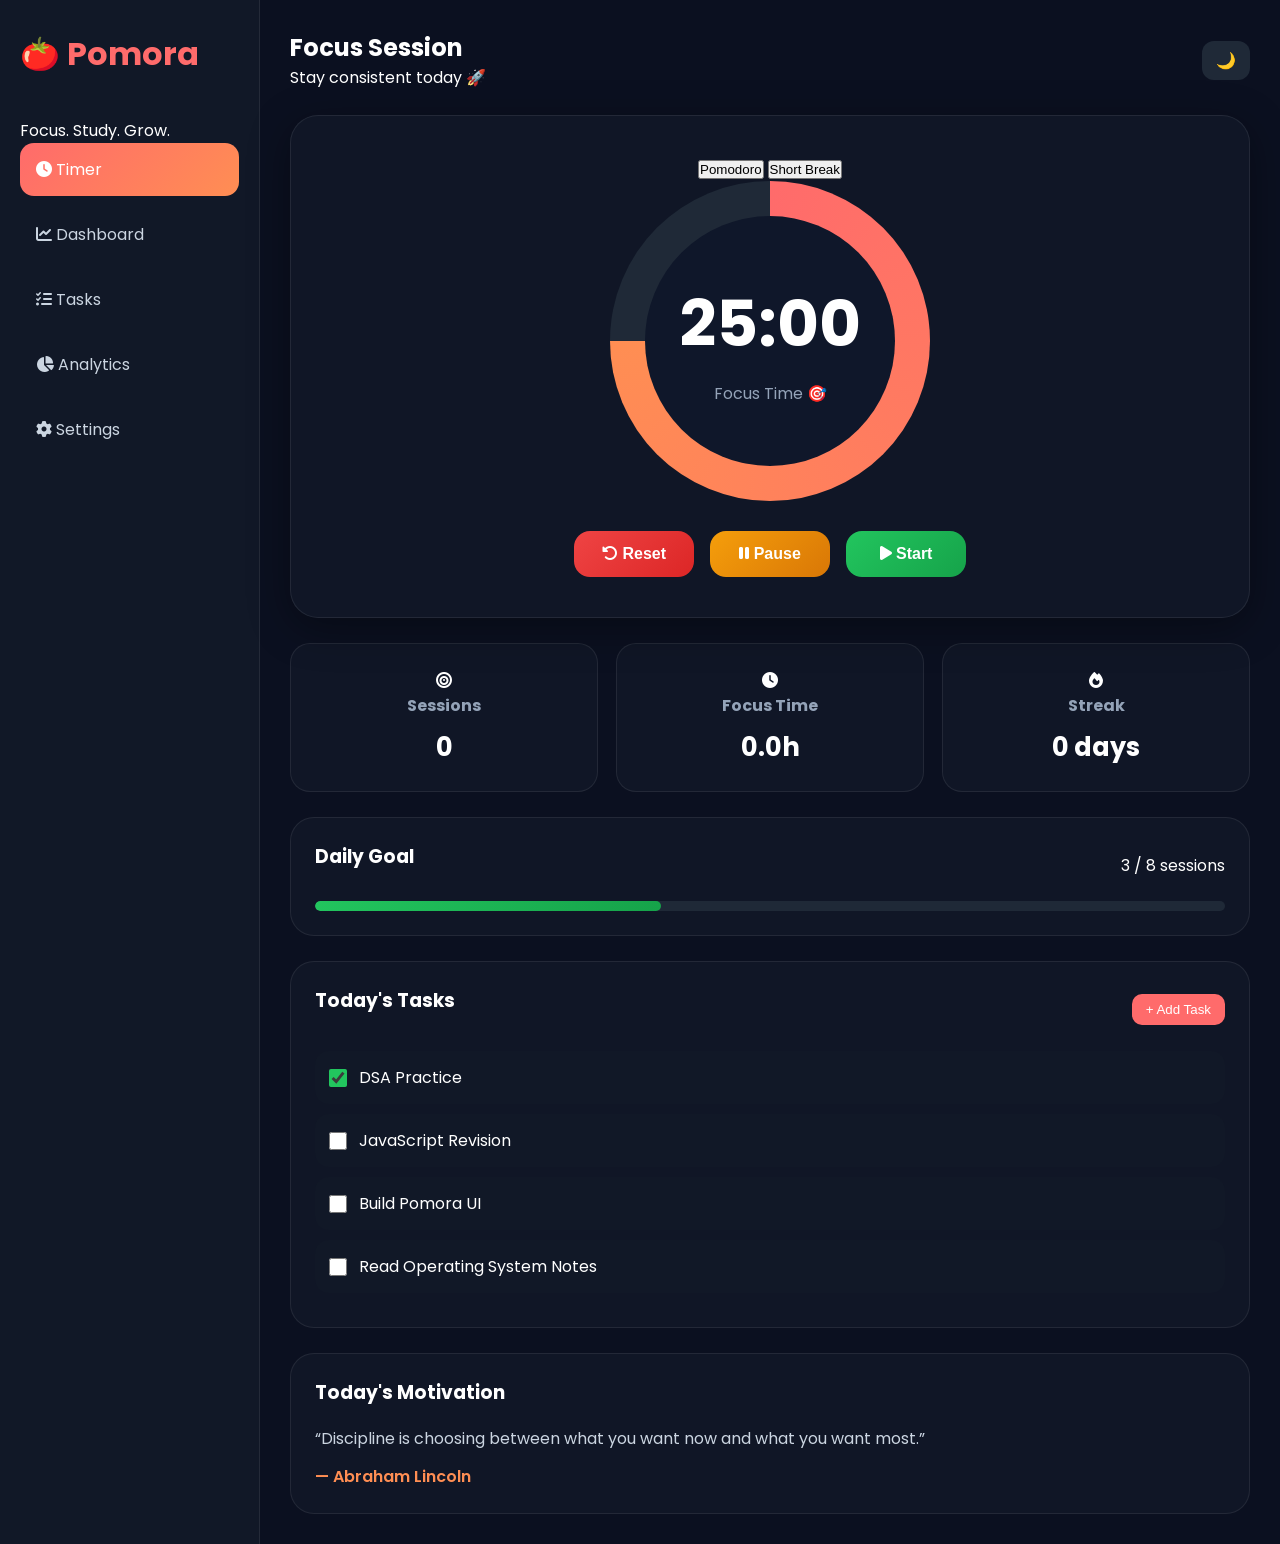
<file: Pomora/index.html>
<!DOCTYPE html>
<html lang="en">
<head>
  <meta charset="UTF-8" />
  <meta name="viewport" content="width=device-width, initial-scale=1.0" />
  <title>Pomora | Focus. Study. Grow.</title>

  <!-- CSS -->
  <link rel="stylesheet" href="style.css" />

  <!-- Font Awesome Icons -->
  <link
    rel="stylesheet"
    href="https://cdnjs.cloudflare.com/ajax/libs/font-awesome/6.5.2/css/all.min.css"
  />
</head>
<body>

  <div class="dashboard">

    <!-- Sidebar -->
    <aside class="sidebar">
      <div class="brand">
        <h1 class="logo">🍅 Pomora</h1>
        <p>Focus. Study. Grow.</p>
      </div>

      <nav>
        <a href="#" class="active">
          <i class="fa-solid fa-clock"></i>
          Timer
        </a>

        <a href="#">
          <i class="fa-solid fa-chart-line"></i>
          Dashboard
        </a>

        <a href="#">
          <i class="fa-solid fa-list-check"></i>
          Tasks
        </a>

        <a href="#">
          <i class="fa-solid fa-chart-pie"></i>
          Analytics
        </a>

        <a href="#">
          <i class="fa-solid fa-gear"></i>
          Settings
        </a>
      </nav>
    </aside>

    <!-- Main Content -->
    <main class="main-content">

      <!-- Top Bar -->
      <header class="topbar">
        <div>
          <h2>Focus Session</h2>
          <p>Stay consistent today 🚀</p>
        </div>

        <button id="themeToggle" title="Toggle Theme">
          🌙
        </button>
      </header>

      <!-- Timer Card -->
      <section class="timer-card">

        <div class="timer-tabs">
          <button class="tab active">Pomodoro</button>
          <button class="tab">Short Break</button>
        </div>

        <div class="circle">
          <div class="inner-circle">
            <h1 id="timer">25:00</h1>
            <p id="sessionLabel">Focus Time 🎯</p>
          </div>
        </div>

        <div class="controls">
          <button id="resetBtn">
            <i class="fa-solid fa-rotate-left"></i>
            Reset
          </button>

          <button id="pauseBtn">
            <i class="fa-solid fa-pause"></i>
            Pause
          </button>

          <button id="startBtn">
            <i class="fa-solid fa-play"></i>
            Start
          </button>
        </div>

      </section>

      <!-- Stats Cards -->
      <section class="stats-grid">

        <div class="stat">
          <i class="fa-solid fa-bullseye"></i>
          <h3>Sessions</h3>
          <p id="goalCount">0</p>
        </div>

        <div class="stat">
          <i class="fa-solid fa-clock"></i>
          <h3>Focus Time</h3>
          <p id="focusHours">0h</p>
        </div>

        <div class="stat">
          <i class="fa-solid fa-fire"></i>
          <h3>Streak</h3>
          <p id="streakCount">0 days</p>
        </div>

      </section>

      <!-- Daily Goal -->
      <section class="tasks-card">
        <div style="display:flex; justify-content:space-between; align-items:center; margin-bottom:12px;">
          <h3>Daily Goal</h3>
          <span>3 / 8 sessions</span>
        </div>

        <div style="background:#1f2937; height:10px; border-radius:999px; overflow:hidden;">
          <div style="width:38%; height:100%; background:linear-gradient(90deg,#22c55e,#16a34a); border-radius:999px;"></div>
        </div>
      </section>

      <!-- Tasks Section -->
      <section class="tasks-card">

        <div style="display:flex; justify-content:space-between; align-items:center; margin-bottom:18px;">
          <h3>Today's Tasks</h3>
          <button style="background:#ff6b6b; border:none; color:white; padding:8px 14px; border-radius:10px; cursor:pointer;">
            + Add Task
          </button>
        </div>

        <ul id="taskList">

          <li>
            <input type="checkbox" checked />
            DSA Practice
          </li>

          <li>
            <input type="checkbox" />
            JavaScript Revision
          </li>

          <li>
            <input type="checkbox" />
            Build Pomora UI
          </li>

          <li>
            <input type="checkbox" />
            Read Operating System Notes
          </li>

        </ul>

      </section>

      <!-- Motivation Card -->
      <section class="tasks-card">
        <h3>Today's Motivation</h3>
        <p style="color:#cbd5e1; line-height:1.7; margin-top:10px;">
          “Discipline is choosing between what you want now and what you want most.”
        </p>
        <p style="margin-top:12px; color:#ff8e53; font-weight:600;">
          — Abraham Lincoln
        </p>
      </section>

    </main>
  </div>

  <!-- JavaScript -->
  <script src="script.js"></script>
</body>
</html>
</file>
<file: Pomora/style.css>
@import url('https://fonts.googleapis.com/css2?family=Poppins:wght@300;400;500;600;700&display=swap');

* {
  margin: 0;
  padding: 0;
  box-sizing: border-box;
}

body {
  font-family: 'Poppins', sans-serif;
  background: #0b1020;
  color: #ffffff;
  min-height: 100vh;
}

/* Layout */
.dashboard {
  display: grid;
  grid-template-columns: 260px 1fr;
  min-height: 100vh;
}

/* Sidebar */
.sidebar {
  background: #111827;
  padding: 30px 20px;
  border-right: 1px solid rgba(255,255,255,0.08);
}

.logo {
  font-size: 2rem;
  color: #ff6b6b;
  margin-bottom: 40px;
}

.sidebar nav {
  display: flex;
  flex-direction: column;
  gap: 12px;
}

.sidebar nav a {
  text-decoration: none;
  color: #cbd5e1;
  padding: 14px 16px;
  border-radius: 14px;
  transition: 0.3s ease;
}

.sidebar nav a:hover,
.sidebar nav a.active {
  background: linear-gradient(135deg, #ff6b6b, #ff8e53);
  color: white;
}

/* Main content */
.main-content {
  padding: 30px;
}

/* Topbar */
.topbar {
  display: flex;
  justify-content: space-between;
  align-items: center;
  margin-bottom: 25px;
}

.topbar h2 {
  font-size: 1.5rem;
}

#themeToggle {
  background: #1f2937;
  border: none;
  color: white;
  padding: 10px 14px;
  border-radius: 12px;
  cursor: pointer;
  font-size: 1rem;
}

/* Timer Card */
.timer-card {
  background: rgba(17,24,39,0.9);
  border: 1px solid rgba(255,255,255,0.08);
  border-radius: 28px;
  padding: 40px 30px;
  text-align: center;
  backdrop-filter: blur(12px);
  box-shadow: 0 10px 40px rgba(0,0,0,0.35);
}

/* Circular timer */
.circle {
  width: 320px;
  height: 320px;
  margin: 0 auto 30px;
  border-radius: 50%;
  background: conic-gradient(#ff6b6b 0deg, #ff8e53 270deg, #1f2937 270deg);
  display: flex;
  align-items: center;
  justify-content: center;
  animation: pulse 2s infinite;
}

.inner-circle {
  width: 250px;
  height: 250px;
  background: #0f172a;
  border-radius: 50%;
  display: flex;
  flex-direction: column;
  align-items: center;
  justify-content: center;
}

#timer {
  font-size: 4rem;
  font-weight: 700;
}

#sessionLabel {
  margin-top: 10px;
  color: #94a3b8;
  font-size: 1rem;
}

/* Controls */
.controls {
  display: flex;
  justify-content: center;
  gap: 16px;
  flex-wrap: wrap;
}

.controls button {
  border: none;
  padding: 14px 26px;
  border-radius: 16px;
  font-size: 1rem;
  font-weight: 600;
  cursor: pointer;
  transition: 0.25s ease;
  min-width: 120px;
}

#startBtn {
  background: linear-gradient(135deg, #22c55e, #16a34a);
  color: white;
}

#pauseBtn {
  background: linear-gradient(135deg, #f59e0b, #d97706);
  color: white;
}

#resetBtn {
  background: linear-gradient(135deg, #ef4444, #dc2626);
  color: white;
}

.controls button:hover {
  transform: translateY(-3px) scale(1.03);
  box-shadow: 0 8px 20px rgba(0,0,0,0.3);
}

/* Stats */
.stats-grid {
  display: grid;
  grid-template-columns: repeat(3, 1fr);
  gap: 18px;
  margin-top: 25px;
}

.stat {
  background: rgba(17,24,39,0.9);
  border: 1px solid rgba(255,255,255,0.08);
  border-radius: 20px;
  padding: 24px;
  text-align: center;
}

.stat h3 {
  font-size: 1rem;
  color: #94a3b8;
  margin-bottom: 10px;
}

.stat p {
  font-size: 1.6rem;
  font-weight: 700;
}

/* Tasks */
.tasks-card {
  background: rgba(17,24,39,0.9);
  border: 1px solid rgba(255,255,255,0.08);
  border-radius: 24px;
  padding: 24px;
  margin-top: 25px;
}

.tasks-card h3 {
  margin-bottom: 18px;
}

#taskList {
  list-style: none;
}

#taskList li {
  display: flex;
  align-items: center;
  gap: 12px;
  padding: 14px;
  margin-bottom: 10px;
  border-radius: 14px;
  background: #111827;
  transition: 0.2s ease;
}

#taskList li:hover {
  background: #1f2937;
}

#taskList input[type="checkbox"] {
  width: 18px;
  height: 18px;
  accent-color: #22c55e;
}

/* Animation */
@keyframes pulse {
  0% {
    transform: scale(1);
    box-shadow: 0 0 0 0 rgba(255,107,107,0.4);
  }
  70% {
    transform: scale(1.02);
    box-shadow: 0 0 0 18px rgba(255,107,107,0);
  }
  100% {
    transform: scale(1);
    box-shadow: 0 0 0 0 rgba(255,107,107,0);
  }
}

/* Responsive */
@media (max-width: 900px) {
  .dashboard {
    grid-template-columns: 1fr;
  }

  .sidebar {
    display: none;
  }

  .stats-grid {
    grid-template-columns: 1fr;
  }

  .circle {
    width: 260px;
    height: 260px;
  }

  .inner-circle {
    width: 210px;
    height: 210px;
  }

  #timer {
    font-size: 3rem;
  }

  .controls {
    flex-direction: column;
  }

  .controls button {
    width: 100%;
  }
}
</file>
